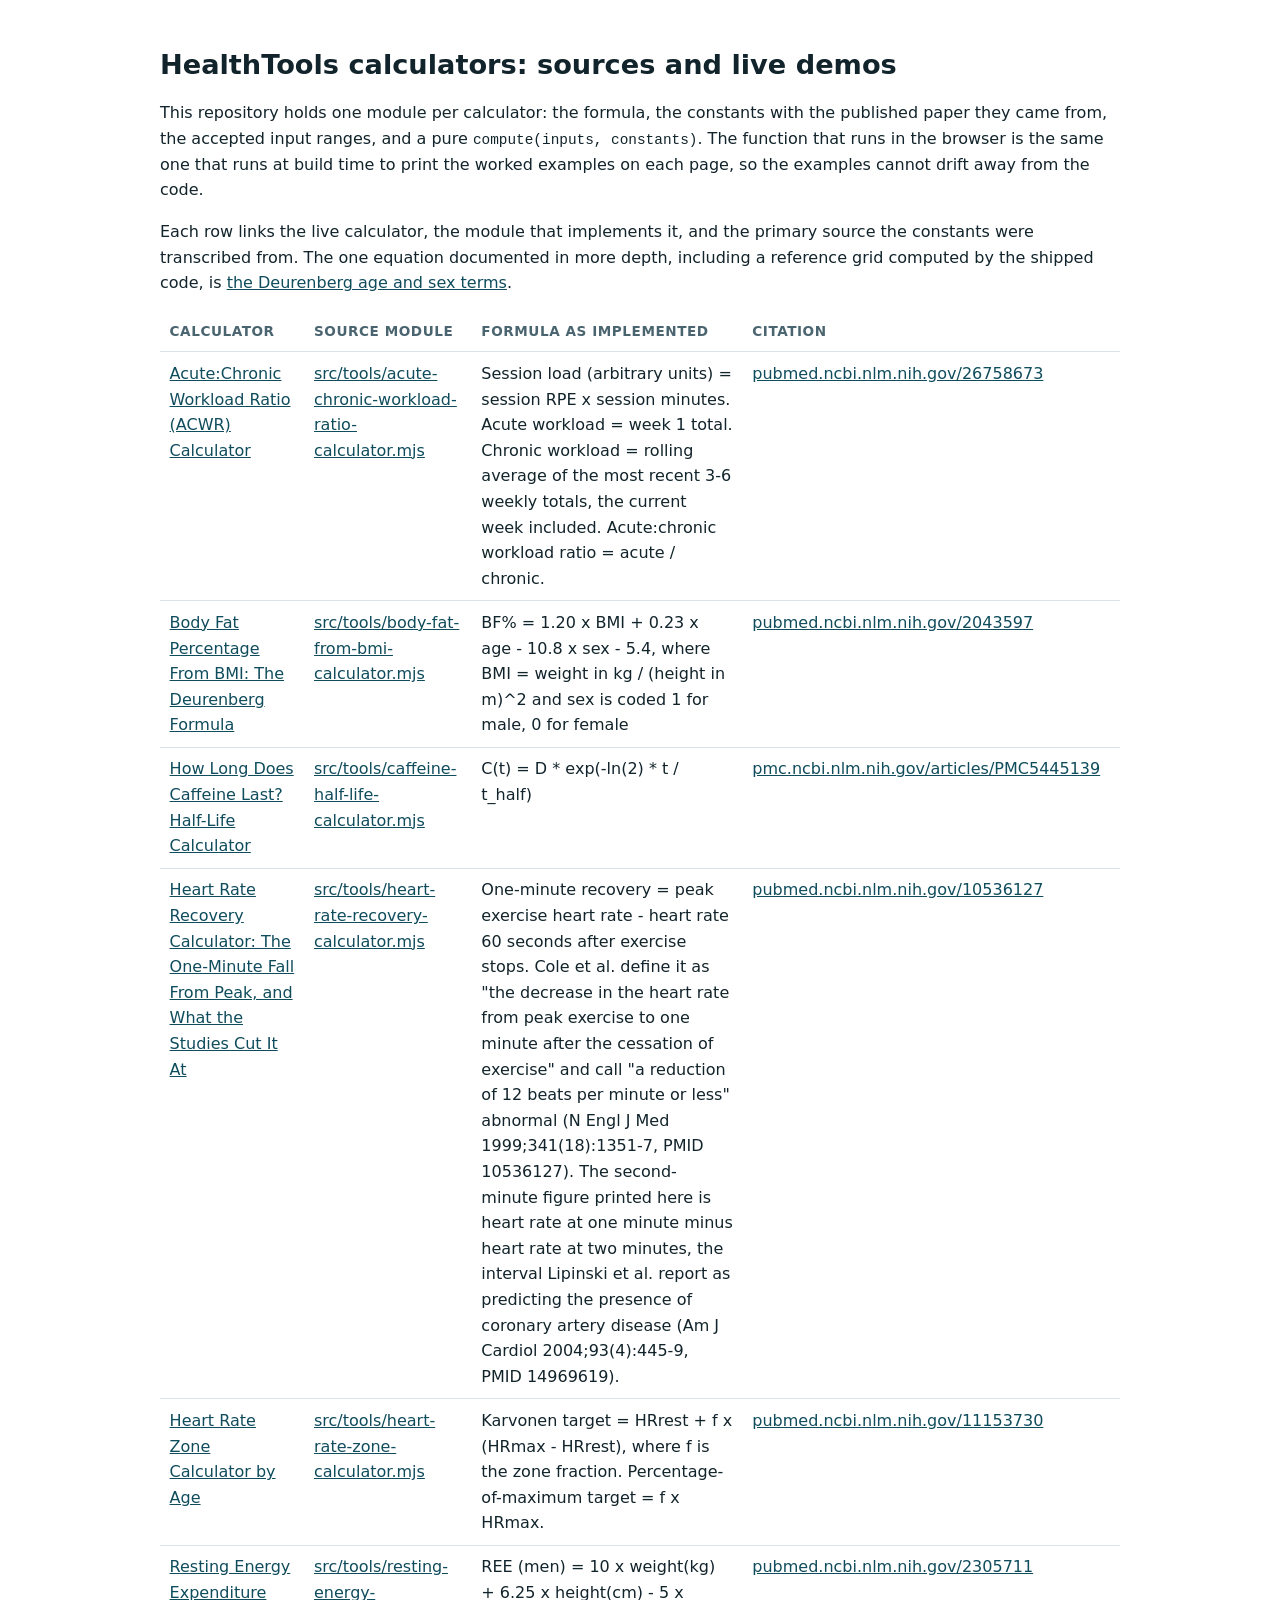
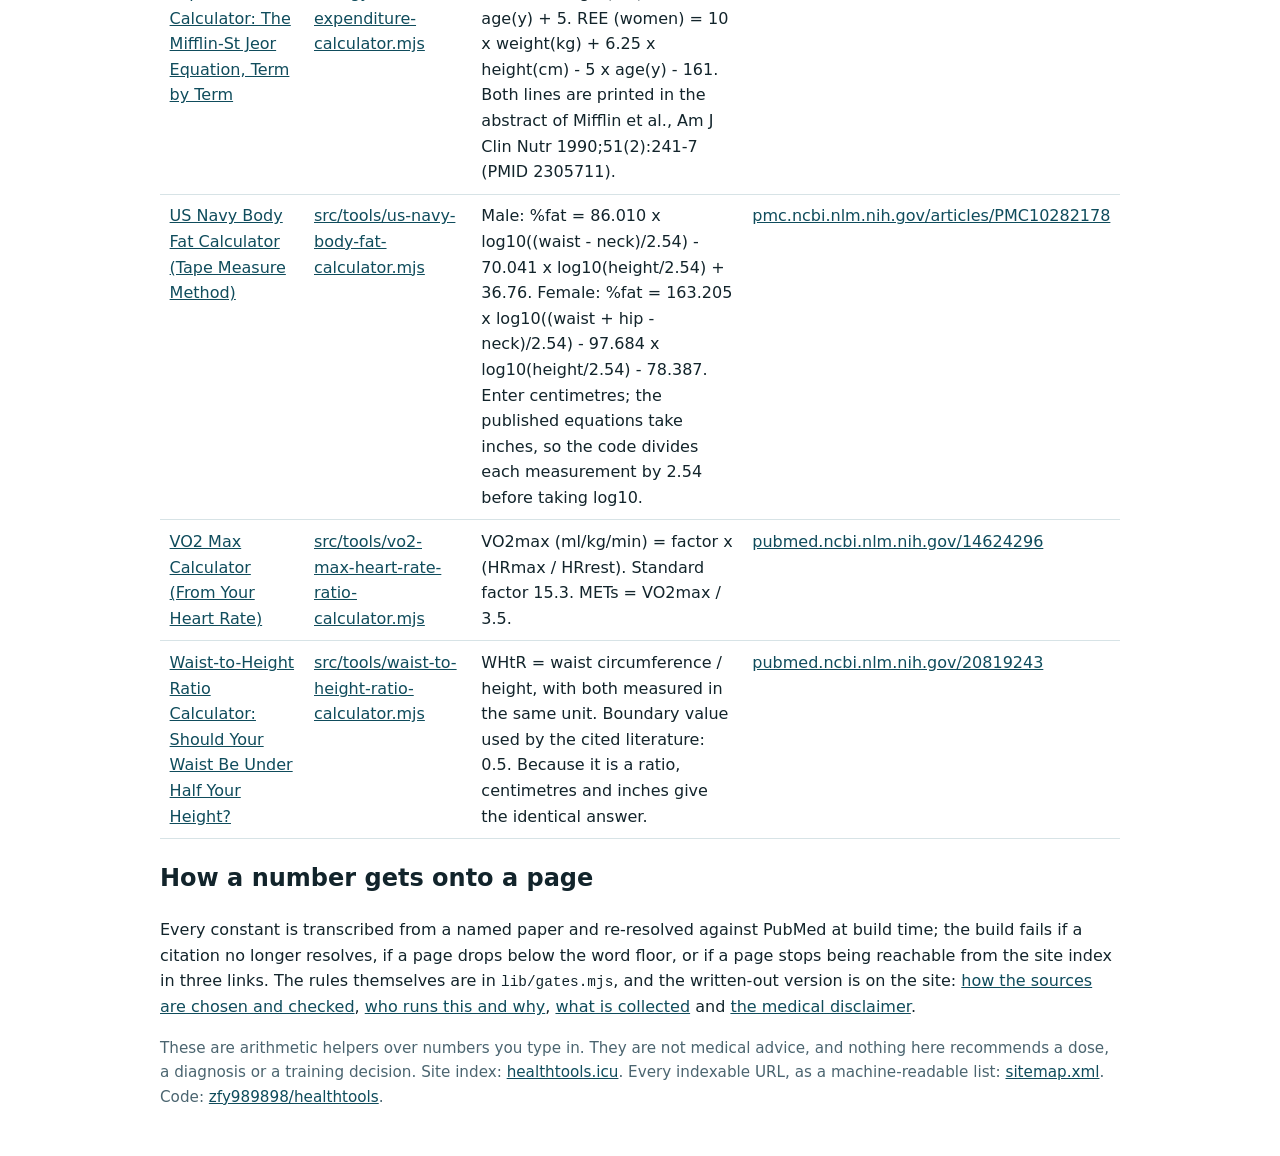
<file: docs/index.html>
<!doctype html>
<html lang="en"><head><meta charset="utf-8">
<meta name="viewport" content="width=device-width, initial-scale=1">
<title>HealthTools calculators: sources and live demos</title>
<meta name="description" content="Six health calculators whose formulas and constants are traceable to named primary sources, with the code that computes them and the papers behind each one.">
<style>
body{font:16px/1.6 system-ui,sans-serif;max-width:60rem;margin:3rem auto;padding:0 1.25rem;color:#12242b}
h1{font-size:1.7rem;line-height:1.25}table{border-collapse:collapse;width:100%}
th,td{border-bottom:1px solid #d7e3e6;padding:.55rem .6rem;text-align:left;vertical-align:top}
th{font-size:.85rem;text-transform:uppercase;letter-spacing:.04em;color:#4b6570}
a{color:#0f4c5c}code{font-family:ui-monospace,monospace;font-size:.9em}
p.note{color:#4b6570;font-size:.95rem}
</style></head>
<body>
<h1>HealthTools calculators: sources and live demos</h1>
<p>This repository holds one module per calculator: the formula, the constants with
the published paper they came from, the accepted input ranges, and a pure
<code>compute(inputs, constants)</code>. The function that runs in the browser is the
same one that runs at build time to print the worked examples on each page, so the
examples cannot drift away from the code.</p>
<p>Each row links the live calculator, the module that implements it, and the primary
source the constants were transcribed from. The one equation documented in more
depth, including a reference grid computed by the shipped code, is
<a href="https://zfy989898.github.io/healthtools/deurenberg-age-sex-terms.html">the Deurenberg age and sex terms</a>.</p>
<table>
  <thead><tr><th>Calculator</th><th>Source module</th><th>Formula as implemented</th><th>Citation</th></tr></thead>
  <tbody>
      <tr><td><a href="https://healthtools.icu/acute-chronic-workload-ratio-calculator/">Acute:Chronic Workload Ratio (ACWR) Calculator</a></td><td><a href="https://github.com/zfy989898/healthtools/blob/main/src/tools/acute-chronic-workload-ratio-calculator.mjs">src/tools/acute-chronic-workload-ratio-calculator.mjs</a></td><td>Session load (arbitrary units) = session RPE x session minutes. Acute workload = week 1 total. Chronic workload = rolling average of the most recent 3-6 weekly totals, the current week included. Acute:chronic workload ratio = acute / chronic.</td><td><a href="https://pubmed.ncbi.nlm.nih.gov/26758673/">pubmed.ncbi.nlm.nih.gov/26758673</a></td></tr>
      <tr><td><a href="https://healthtools.icu/body-fat-from-bmi-calculator/">Body Fat Percentage From BMI: The Deurenberg Formula</a></td><td><a href="https://github.com/zfy989898/healthtools/blob/main/src/tools/body-fat-from-bmi-calculator.mjs">src/tools/body-fat-from-bmi-calculator.mjs</a></td><td>BF% = 1.20 x BMI + 0.23 x age - 10.8 x sex - 5.4, where BMI = weight in kg / (height in m)^2 and sex is coded 1 for male, 0 for female</td><td><a href="https://pubmed.ncbi.nlm.nih.gov/2043597/">pubmed.ncbi.nlm.nih.gov/2043597</a></td></tr>
      <tr><td><a href="https://healthtools.icu/caffeine-half-life-calculator/">How Long Does Caffeine Last? Half-Life Calculator</a></td><td><a href="https://github.com/zfy989898/healthtools/blob/main/src/tools/caffeine-half-life-calculator.mjs">src/tools/caffeine-half-life-calculator.mjs</a></td><td>C(t) = D * exp(-ln(2) * t / t_half)</td><td><a href="https://pmc.ncbi.nlm.nih.gov/articles/PMC5445139/">pmc.ncbi.nlm.nih.gov/articles/PMC5445139</a></td></tr>
      <tr><td><a href="https://healthtools.icu/heart-rate-recovery-calculator/">Heart Rate Recovery Calculator: The One-Minute Fall From Peak, and What the Studies Cut It At</a></td><td><a href="https://github.com/zfy989898/healthtools/blob/main/src/tools/heart-rate-recovery-calculator.mjs">src/tools/heart-rate-recovery-calculator.mjs</a></td><td>One-minute recovery = peak exercise heart rate - heart rate 60 seconds after exercise stops. Cole et al. define it as "the decrease in the heart rate from peak exercise to one minute after the cessation of exercise" and call "a reduction of 12 beats per minute or less" abnormal (N Engl J Med 1999;341(18):1351-7, PMID 10536127). The second-minute figure printed here is heart rate at one minute minus heart rate at two minutes, the interval Lipinski et al. report as predicting the presence of coronary artery disease (Am J Cardiol 2004;93(4):445-9, PMID 14969619).</td><td><a href="https://pubmed.ncbi.nlm.nih.gov/10536127/">pubmed.ncbi.nlm.nih.gov/10536127</a></td></tr>
      <tr><td><a href="https://healthtools.icu/heart-rate-zone-calculator/">Heart Rate Zone Calculator by Age</a></td><td><a href="https://github.com/zfy989898/healthtools/blob/main/src/tools/heart-rate-zone-calculator.mjs">src/tools/heart-rate-zone-calculator.mjs</a></td><td>Karvonen target = HRrest + f x (HRmax - HRrest), where f is the zone fraction. Percentage-of-maximum target = f x HRmax.</td><td><a href="https://pubmed.ncbi.nlm.nih.gov/11153730/">pubmed.ncbi.nlm.nih.gov/11153730</a></td></tr>
      <tr><td><a href="https://healthtools.icu/resting-energy-expenditure-calculator/">Resting Energy Expenditure Calculator: The Mifflin-St Jeor Equation, Term by Term</a></td><td><a href="https://github.com/zfy989898/healthtools/blob/main/src/tools/resting-energy-expenditure-calculator.mjs">src/tools/resting-energy-expenditure-calculator.mjs</a></td><td>REE (men) = 10 x weight(kg) + 6.25 x height(cm) - 5 x age(y) + 5. REE (women) = 10 x weight(kg) + 6.25 x height(cm) - 5 x age(y) - 161. Both lines are printed in the abstract of Mifflin et al., Am J Clin Nutr 1990;51(2):241-7 (PMID 2305711).</td><td><a href="https://pubmed.ncbi.nlm.nih.gov/2305711/">pubmed.ncbi.nlm.nih.gov/2305711</a></td></tr>
      <tr><td><a href="https://healthtools.icu/us-navy-body-fat-calculator/">US Navy Body Fat Calculator (Tape Measure Method)</a></td><td><a href="https://github.com/zfy989898/healthtools/blob/main/src/tools/us-navy-body-fat-calculator.mjs">src/tools/us-navy-body-fat-calculator.mjs</a></td><td>Male: %fat = 86.010 x log10((waist - neck)/2.54) - 70.041 x log10(height/2.54) + 36.76.  Female: %fat = 163.205 x log10((waist + hip - neck)/2.54) - 97.684 x log10(height/2.54) - 78.387.  Enter centimetres; the published equations take inches, so the code divides each measurement by 2.54 before taking log10.</td><td><a href="https://pmc.ncbi.nlm.nih.gov/articles/PMC10282178/">pmc.ncbi.nlm.nih.gov/articles/PMC10282178</a></td></tr>
      <tr><td><a href="https://healthtools.icu/vo2-max-heart-rate-ratio-calculator/">VO2 Max Calculator (From Your Heart Rate)</a></td><td><a href="https://github.com/zfy989898/healthtools/blob/main/src/tools/vo2-max-heart-rate-ratio-calculator.mjs">src/tools/vo2-max-heart-rate-ratio-calculator.mjs</a></td><td>VO2max (ml/kg/min) = factor x (HRmax / HRrest). Standard factor 15.3. METs = VO2max / 3.5.</td><td><a href="https://pubmed.ncbi.nlm.nih.gov/14624296/">pubmed.ncbi.nlm.nih.gov/14624296</a></td></tr>
      <tr><td><a href="https://healthtools.icu/waist-to-height-ratio-calculator/">Waist-to-Height Ratio Calculator: Should Your Waist Be Under Half Your Height?</a></td><td><a href="https://github.com/zfy989898/healthtools/blob/main/src/tools/waist-to-height-ratio-calculator.mjs">src/tools/waist-to-height-ratio-calculator.mjs</a></td><td>WHtR = waist circumference / height, with both measured in the same unit. Boundary value used by the cited literature: 0.5. Because it is a ratio, centimetres and inches give the identical answer.</td><td><a href="https://pubmed.ncbi.nlm.nih.gov/20819243/">pubmed.ncbi.nlm.nih.gov/20819243</a></td></tr>
  </tbody>
</table>
<h2>How a number gets onto a page</h2>
<p>Every constant is transcribed from a named paper and re-resolved against PubMed at
build time; the build fails if a citation no longer resolves, if a page drops below
the word floor, or if a page stops being reachable from the site index in three
links. The rules themselves are in <code>lib/gates.mjs</code>, and the written-out
version is on the site:
<a href="https://healthtools.icu/methodology/">how the sources are chosen and checked</a>,
<a href="https://healthtools.icu/about/">who runs this and why</a>,
<a href="https://healthtools.icu/privacy/">what is collected</a> and
<a href="https://healthtools.icu/disclaimer/">the medical disclaimer</a>.</p>
<p class="note">These are arithmetic helpers over numbers you type in. They are not
medical advice, and nothing here recommends a dose, a diagnosis or a training
decision. Site index: <a href="https://healthtools.icu/">healthtools.icu</a>.
Every indexable URL, as a machine-readable list:
<a href="https://healthtools.icu/sitemap.xml">sitemap.xml</a>.
Code: <a href="https://github.com/zfy989898/healthtools">zfy989898/healthtools</a>.</p>
</body></html>
</file>
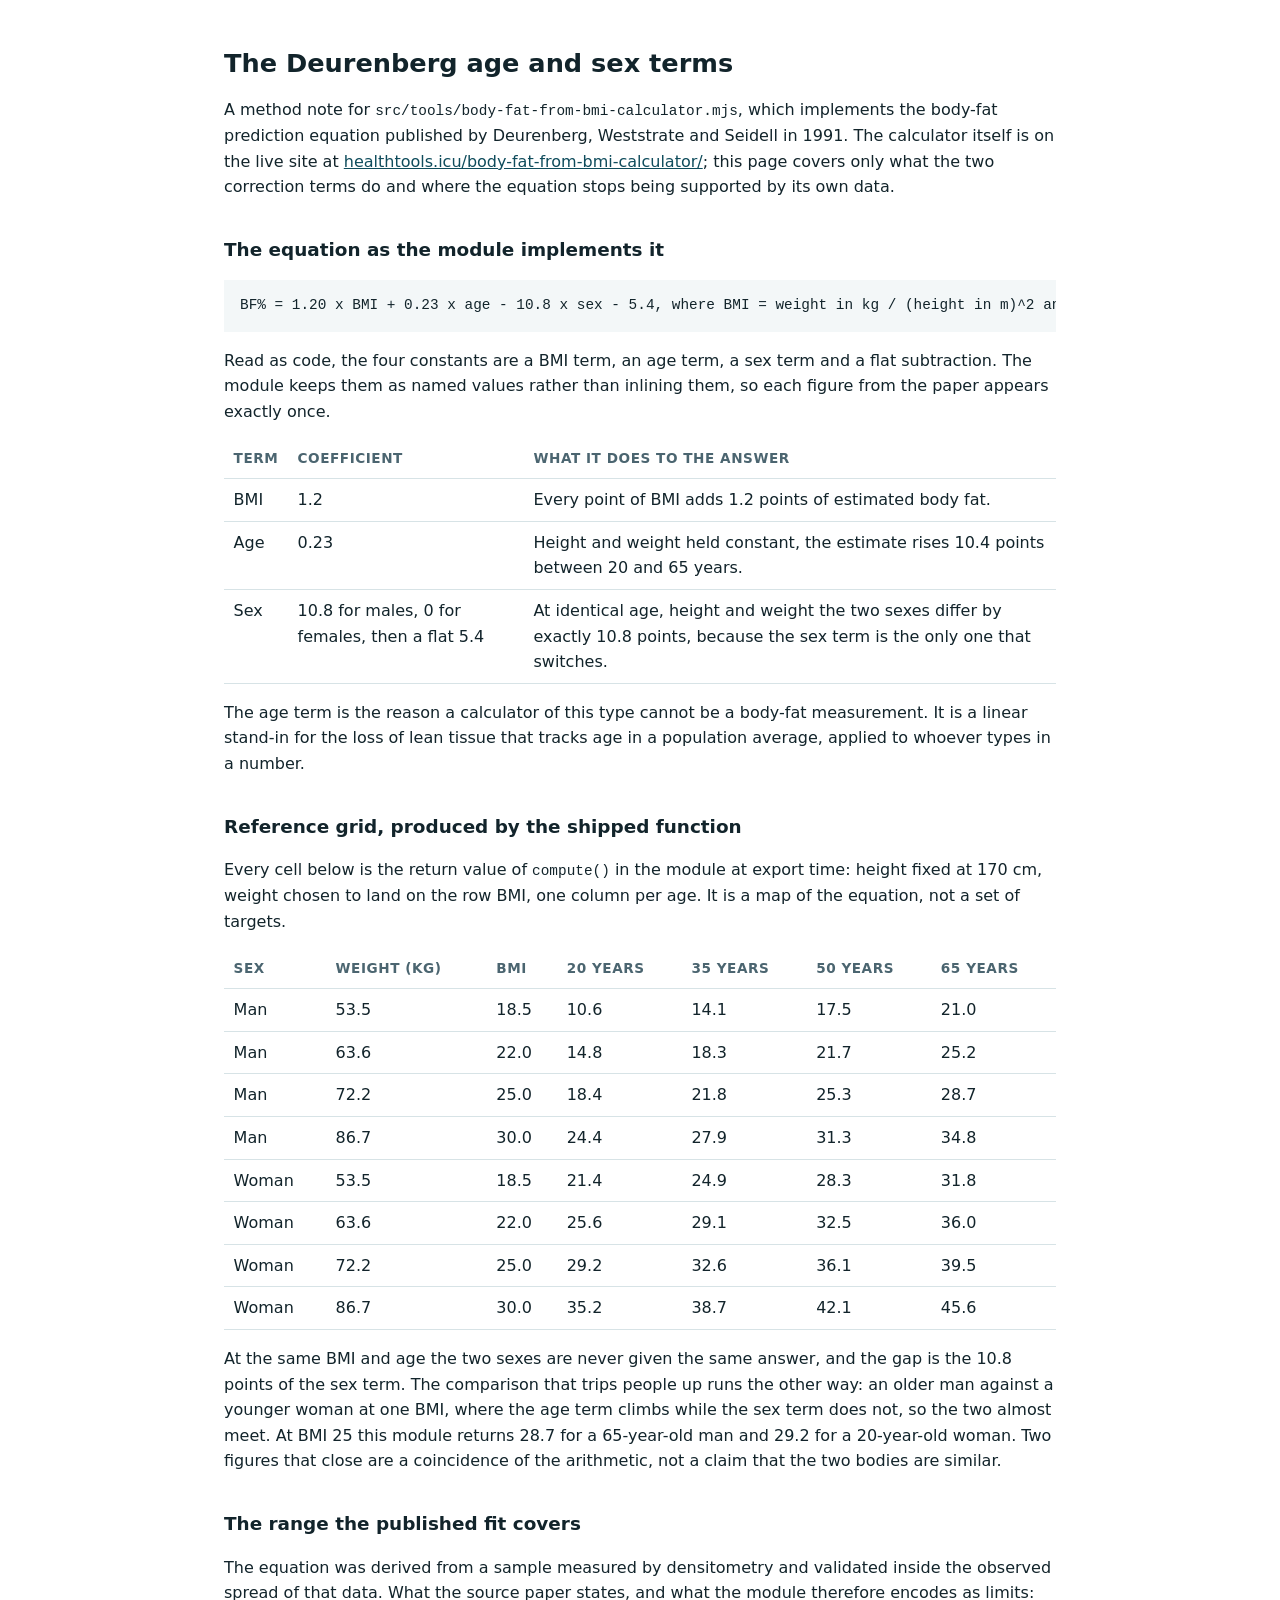
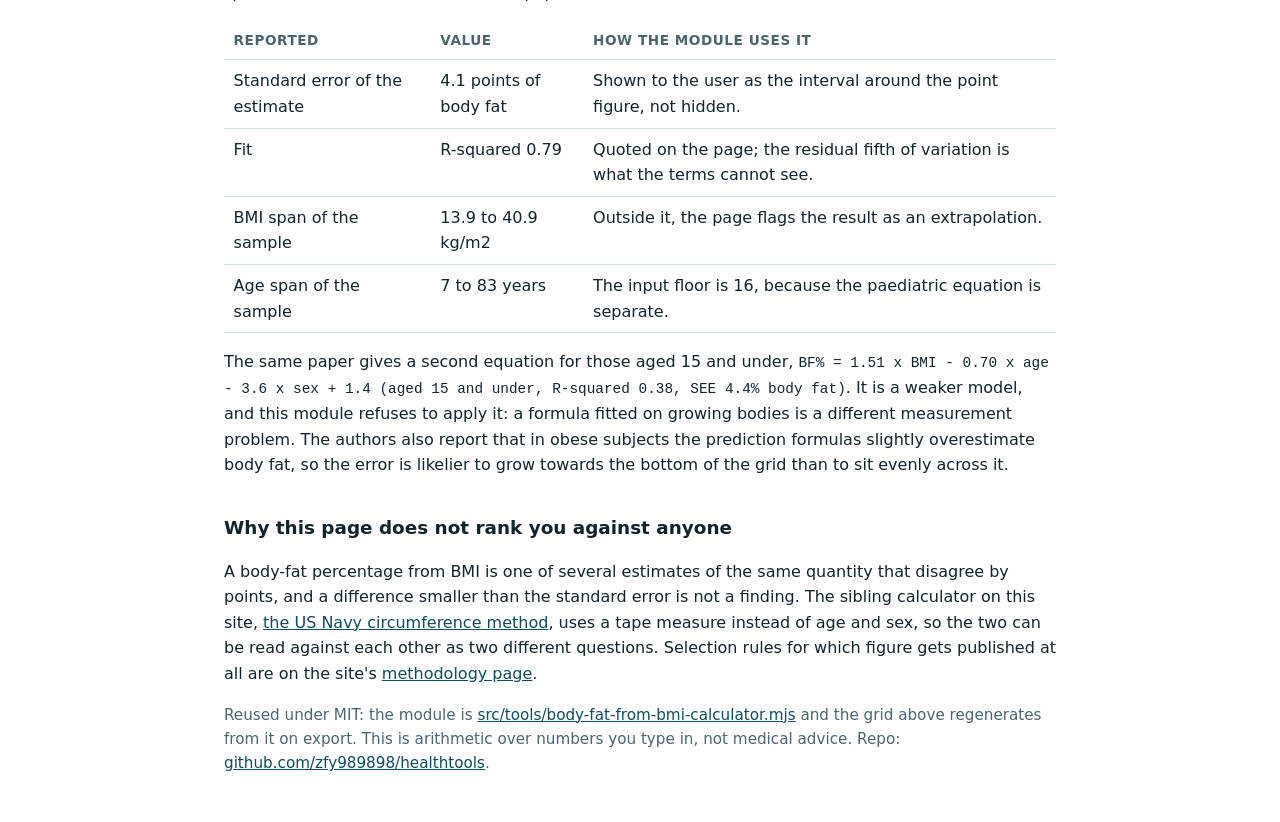
<file: docs/deurenberg-age-sex-terms.html>
<!doctype html>
<html lang="en"><head><meta charset="utf-8">
<meta name="viewport" content="width=device-width, initial-scale=1">
<title>The Deurenberg age and sex terms: coefficients, a reference grid, and the fitted range</title>
<meta name="description" content="How the age and sex corrections in the 1991 Deurenberg body-fat equation work, what each term contributes, and the input range the published fit supports.">
<style>
body{font:16px/1.6 system-ui,sans-serif;max-width:52rem;margin:3rem auto;padding:0 1.25rem;color:#12242b}
h1{font-size:1.6rem;line-height:1.25}h2{font-size:1.15rem;margin-top:2.2rem}
table{border-collapse:collapse;width:100%;margin:1rem 0}
th,td{border-bottom:1px solid #d7e3e6;padding:.5rem .6rem;text-align:left;vertical-align:top}
th{font-size:.85rem;text-transform:uppercase;letter-spacing:.04em;color:#4b6570}
a{color:#0f4c5c}code,pre{font-family:ui-monospace,monospace;font-size:.9em}
pre{background:#f3f7f8;padding:.9rem 1rem;overflow-x:auto}
p.note{color:#4b6570;font-size:.95rem}
</style></head>
<body>
<h1>The Deurenberg age and sex terms</h1>
<p>A method note for <code>src/tools/body-fat-from-bmi-calculator.mjs</code>, which implements the body-fat
prediction equation published by Deurenberg, Weststrate and Seidell in 1991. The
calculator itself is on the live site at
<a href="https://healthtools.icu/body-fat-from-bmi-calculator/">healthtools.icu/body-fat-from-bmi-calculator/</a>; this page
covers only what the two correction terms do and where the equation stops being
supported by its own data.</p>
<h2>The equation as the module implements it</h2>
<pre>BF% = 1.20 x BMI + 0.23 x age - 10.8 x sex - 5.4, where BMI = weight in kg / (height in m)^2 and sex is coded 1 for male, 0 for female</pre>
<p>Read as code, the four constants are a BMI term, an age term, a sex term and a flat
subtraction. The module keeps them as named values rather than inlining them, so
each figure from the paper appears exactly once.
<table>
  <thead><tr><th>Term</th><th>Coefficient</th><th>What it does to the answer</th></tr></thead>
  <tbody>
    <tr><td>BMI</td><td>1.2</td><td>Every point of BMI adds 1.2 points of estimated body fat.</td></tr>
    <tr><td>Age</td><td>0.23</td><td>Height and weight held constant, the estimate rises 10.4 points between 20 and 65 years.</td></tr>
    <tr><td>Sex</td><td>10.8 for males, 0 for females, then a flat 5.4</td><td>At identical age, height and weight the two sexes differ by exactly 10.8 points, because the sex term is the only one that switches.</td></tr>
  </tbody>
</table>
<p>The age term is the reason a calculator of this type cannot be a body-fat
measurement. It is a linear stand-in for the loss of lean tissue that tracks age in a
population average, applied to whoever types in a number.</p>
<h2>Reference grid, produced by the shipped function</h2>
<p>Every cell below is the return value of <code>compute()</code> in the module at
export time: height fixed at 170 cm, weight chosen to land on the row BMI, one
column per age. It is a map of the equation, not a set of targets.</p>
<table>
  <thead><tr><th>Sex</th><th>Weight (kg)</th><th>BMI</th><th>20 years</th><th>35 years</th><th>50 years</th><th>65 years</th></tr></thead>
  <tbody>
      <tr><td>Man</td><td>53.5</td><td>18.5</td><td>10.6</td><td>14.1</td><td>17.5</td><td>21.0</td></tr>
      <tr><td>Man</td><td>63.6</td><td>22.0</td><td>14.8</td><td>18.3</td><td>21.7</td><td>25.2</td></tr>
      <tr><td>Man</td><td>72.2</td><td>25.0</td><td>18.4</td><td>21.8</td><td>25.3</td><td>28.7</td></tr>
      <tr><td>Man</td><td>86.7</td><td>30.0</td><td>24.4</td><td>27.9</td><td>31.3</td><td>34.8</td></tr>
      <tr><td>Woman</td><td>53.5</td><td>18.5</td><td>21.4</td><td>24.9</td><td>28.3</td><td>31.8</td></tr>
      <tr><td>Woman</td><td>63.6</td><td>22.0</td><td>25.6</td><td>29.1</td><td>32.5</td><td>36.0</td></tr>
      <tr><td>Woman</td><td>72.2</td><td>25.0</td><td>29.2</td><td>32.6</td><td>36.1</td><td>39.5</td></tr>
      <tr><td>Woman</td><td>86.7</td><td>30.0</td><td>35.2</td><td>38.7</td><td>42.1</td><td>45.6</td></tr>
  </tbody>
</table>
<p>At the same BMI and age the two sexes are never given the same answer, and the gap
is the 10.8 points of the sex term. The comparison that trips people up runs the
other way: an older man against a younger woman at one BMI, where the age term
climbs while the sex term does not, so the two almost meet. At BMI 25 this
module returns 28.7 for a 65-year-old man and
29.2 for a 20-year-old woman. Two figures that
close are a coincidence of the arithmetic, not a claim that the two bodies are
similar.</p>
<h2>The range the published fit covers</h2>
<p>The equation was derived from a sample measured by densitometry and validated
inside the observed spread of that data. What the source paper states, and
what the module therefore encodes as limits:</p>
<table>
  <thead><tr><th>Reported</th><th>Value</th><th>How the module uses it</th></tr></thead>
  <tbody>
    <tr><td>Standard error of the estimate</td><td>4.1 points of body fat</td><td>Shown to the user as the interval around the point figure, not hidden.</td></tr>
    <tr><td>Fit</td><td>R-squared 0.79</td><td>Quoted on the page; the residual fifth of variation is what the terms cannot see.</td></tr>
    <tr><td>BMI span of the sample</td><td>13.9 to 40.9 kg/m2</td><td>Outside it, the page flags the result as an extrapolation.</td></tr>
    <tr><td>Age span of the sample</td><td>7 to 83 years</td><td>The input floor is 16, because the paediatric equation is separate.</td></tr>
  </tbody>
</table>
<p>The same paper gives a second equation for those aged 15 and under,
<code>BF% = 1.51 x BMI - 0.70 x age - 3.6 x sex + 1.4 (aged 15 and under, R-squared 0.38, SEE 4.4% body fat)</code>. It is a weaker model, and
this module refuses to apply it: a formula fitted on growing bodies is a different
measurement problem. The authors also report that in obese subjects the
prediction formulas slightly overestimate body fat, so the error is likelier to grow towards
the bottom of the grid than to sit evenly across it.</p>
<h2>Why this page does not rank you against anyone</h2>
<p>A body-fat percentage from BMI is one of several estimates of the same quantity
that disagree by points, and a difference smaller than the standard error is not a
finding. The sibling calculator on this site,
<a href="https://healthtools.icu/us-navy-body-fat-calculator/">the US Navy circumference method</a>,
uses a tape measure instead of age and sex, so the two can be read against each
other as two different questions. Selection rules for which figure gets published at
all are on the site's <a href="https://healthtools.icu/methodology/">methodology page</a>.</p>
<p class="note">Reused under MIT: the module is
<a href="https://github.com/zfy989898/healthtools/blob/main/src/tools/body-fat-from-bmi-calculator.mjs">src/tools/body-fat-from-bmi-calculator.mjs</a> and the grid
above regenerates from it on export. This is arithmetic over numbers you type in, not
medical advice. Repo: <a href="https://github.com/zfy989898/healthtools">github.com/zfy989898/healthtools</a>.</p>
</body></html>
</file>
